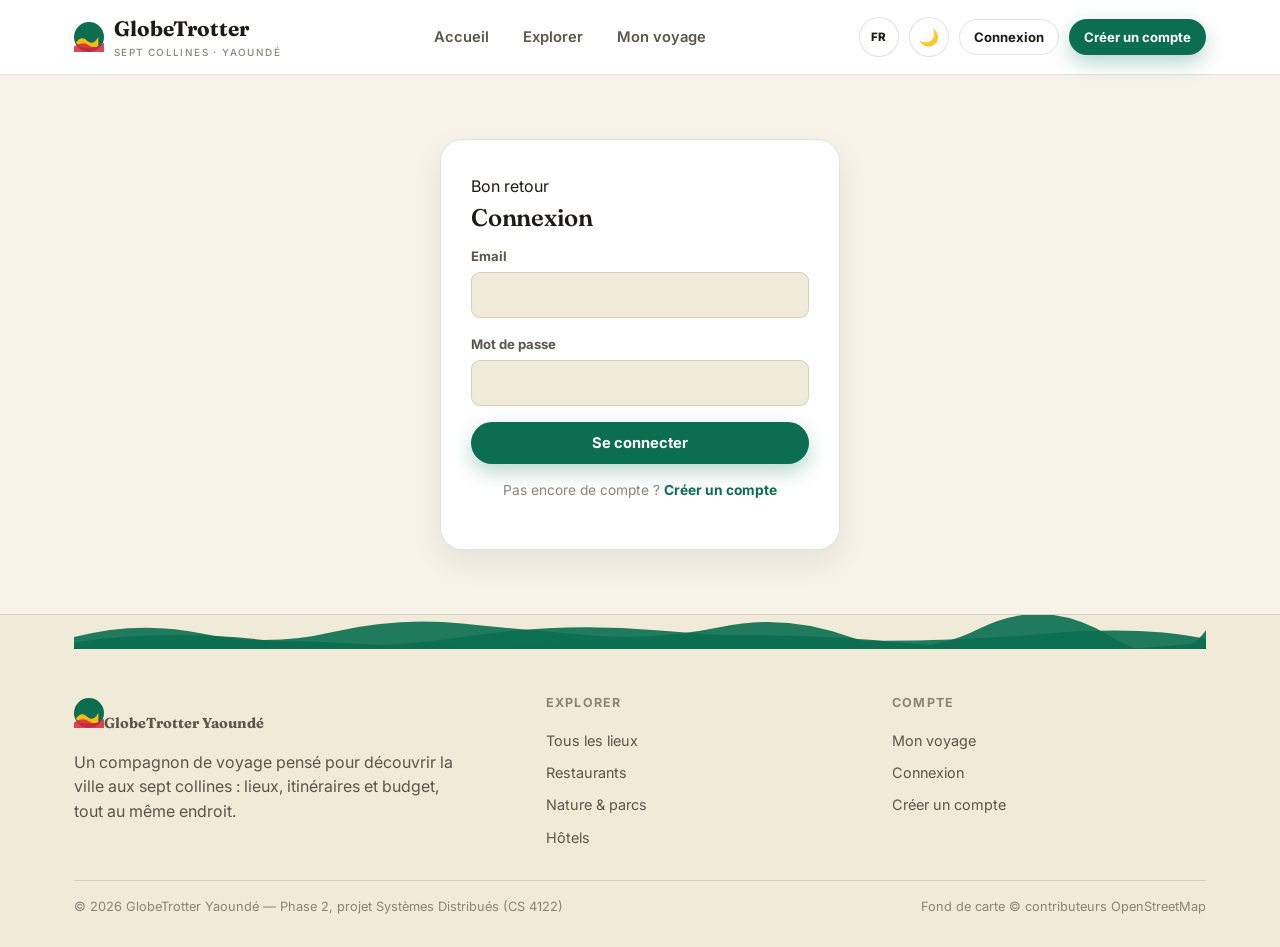
<file: frontend/login.html>
<!doctype html>
<html lang="fr">
<head>
<meta charset="utf-8">
<meta name="viewport" content="width=device-width, initial-scale=1">
<title>Connexion — GlobeTrotter Yaoundé</title>
<link rel="icon" href="data:,">
<link rel="stylesheet" href="css/style.css">
</head>
<body>
<div id="nav-root"></div>

<div class="auth-wrap">
  <div class="auth-card">
    <div class="kicker" id="lk-kicker">Bon retour</div>
    <h2 id="lk-title">Connexion</h2>
    <div id="err" class="form-error"></div>
    <form id="login-form">
      <div class="field"><label>Email</label><input type="email" id="email" required autocomplete="email"></div>
      <div class="field"><label id="lk-pw">Mot de passe</label><input type="password" id="password" required autocomplete="current-password"></div>
      <button class="btn btn-primary btn-block" type="submit" id="lk-submit">Se connecter</button>
    </form>
    <p class="form-note" id="lk-note">Pas encore de compte ? <a href="register.html" style="color:var(--green);font-weight:700;">Créer un compte</a></p>
  </div>
</div>

<div id="footer-root"></div>
<script src="js/app.js"></script>
<script>
if (Store.getLang() === "en") {
  document.getElementById("lk-kicker").textContent = "Welcome back";
  document.getElementById("lk-title").textContent = "Log in";
  document.getElementById("lk-pw").textContent = "Password";
  document.getElementById("lk-submit").textContent = "Log in";
  document.getElementById("lk-note").innerHTML = 'No account yet? <a href="register.html" style="color:var(--green);font-weight:700;">Sign up</a>';
}
document.getElementById("login-form").addEventListener("submit", async (e) => {
  e.preventDefault();
  const errEl = document.getElementById("err");
  errEl.style.display = "none";
  try {
    const { token, user } = await api("/api/login", {
      method: "POST",
      body: JSON.stringify({ email: document.getElementById("email").value, password: document.getElementById("password").value }),
    });
    Store.setToken(token);
    Store.setUser(user);
    toast((Store.getLang() === "en" ? "Welcome, " : "Bienvenue, ") + user.name.split(" ")[0] + " !");
    setTimeout(() => (location.href = "index.html"), 400);
  } catch (err) {
    errEl.textContent = err.message;
    errEl.style.display = "block";
  }
});
</script>
</body>
</html>
</file>
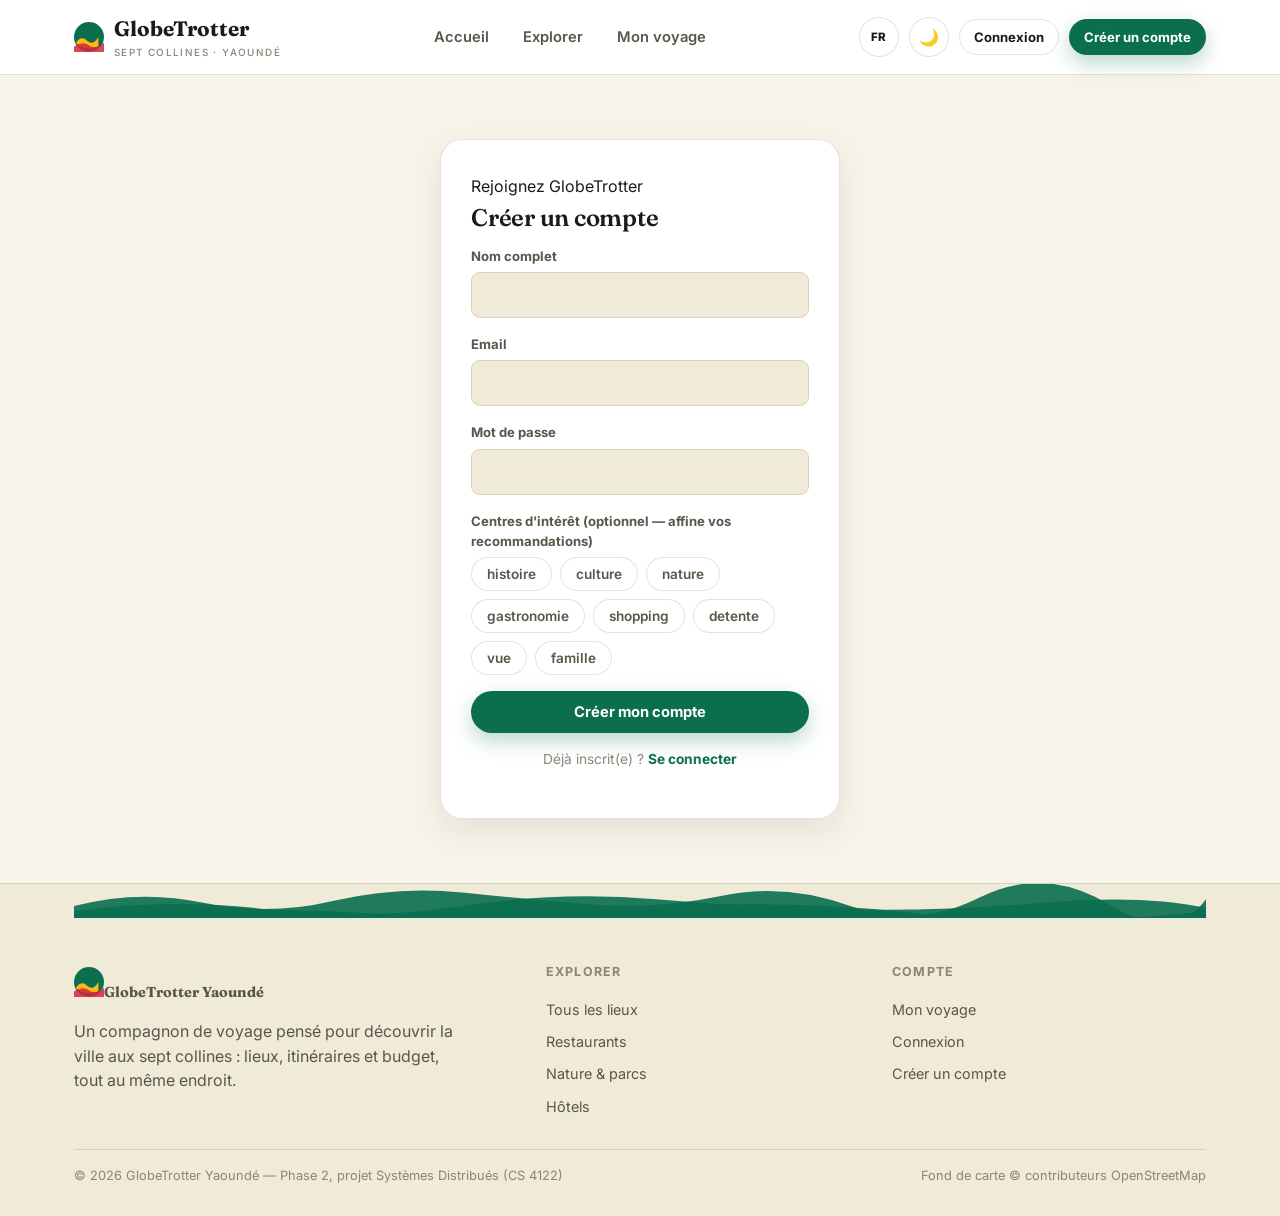
<file: frontend/register.html>
<!doctype html>
<html lang="fr">
<head>
<meta charset="utf-8">
<meta name="viewport" content="width=device-width, initial-scale=1">
<title>Créer un compte — GlobeTrotter Yaoundé</title>
<link rel="icon" href="data:,">
<link rel="stylesheet" href="css/style.css">
</head>
<body>
<div id="nav-root"></div>

<div class="auth-wrap">
  <div class="auth-card">
    <div class="kicker" id="rg-kicker">Rejoignez GlobeTrotter</div>
    <h2 id="rg-title">Créer un compte</h2>
    <div id="err" class="form-error"></div>
    <form id="register-form">
      <div class="field"><label id="rg-name">Nom complet</label><input type="text" id="name" required autocomplete="name"></div>
      <div class="field"><label>Email</label><input type="email" id="email" required autocomplete="email"></div>
      <div class="field"><label id="rg-pw">Mot de passe</label><input type="password" id="password" required minlength="6" autocomplete="new-password"></div>
      <div class="field">
        <label id="rg-prefs">Centres d'intérêt (optionnel — affine vos recommandations)</label>
        <div id="pref-chips" class="chip-row"></div>
      </div>
      <button class="btn btn-primary btn-block" type="submit" id="rg-submit">Créer mon compte</button>
    </form>
    <p class="form-note" id="rg-note">Déjà inscrit(e) ? <a href="login.html" style="color:var(--green);font-weight:700;">Se connecter</a></p>
  </div>
</div>

<div id="footer-root"></div>
<script src="js/app.js"></script>
<script>
const lang = Store.getLang();
if (lang === "en") {
  document.getElementById("rg-kicker").textContent = "Join GlobeTrotter";
  document.getElementById("rg-title").textContent = "Create an account";
  document.getElementById("rg-name").textContent = "Full name";
  document.getElementById("rg-pw").textContent = "Password";
  document.getElementById("rg-prefs").textContent = "Interests (optional — refines your recommendations)";
  document.getElementById("rg-submit").textContent = "Create my account";
  document.getElementById("rg-note").innerHTML = 'Already have an account? <a href="login.html" style="color:var(--green);font-weight:700;">Log in</a>';
}

const PREF_TAGS_FR = ["histoire", "culture", "nature", "gastronomie", "shopping", "detente", "vue", "famille"];
const PREF_TAGS_EN = ["history", "culture", "nature", "food", "shopping", "relaxation", "views", "family"];
const PREF_TAGS = lang === "en" ? PREF_TAGS_EN : PREF_TAGS_FR;
document.getElementById("pref-chips").innerHTML = PREF_TAGS_FR.map((tag, i) => `<button type="button" class="chip" data-tag="${tag}">${PREF_TAGS[i]}</button>`).join("");
const selected = new Set();
document.querySelectorAll("[data-tag]").forEach((btn) => {
  btn.addEventListener("click", () => {
    btn.classList.toggle("active");
    selected.has(btn.dataset.tag) ? selected.delete(btn.dataset.tag) : selected.add(btn.dataset.tag);
  });
});

document.getElementById("register-form").addEventListener("submit", async (e) => {
  e.preventDefault();
  const errEl = document.getElementById("err");
  errEl.style.display = "none";
  try {
    const { token, user } = await api("/api/register", {
      method: "POST",
      body: JSON.stringify({
        name: document.getElementById("name").value,
        email: document.getElementById("email").value,
        password: document.getElementById("password").value,
        preferences: Array.from(selected),
      }),
    });
    Store.setToken(token);
    Store.setUser(user);
    toast((lang === "en" ? "Account created — welcome " : "Compte créé — bienvenue ") + user.name.split(" ")[0] + " !");
    setTimeout(() => (location.href = "index.html"), 400);
  } catch (err) {
    errEl.textContent = err.message;
    errEl.style.display = "block";
  }
});
</script>
</body>
</html>
</file>
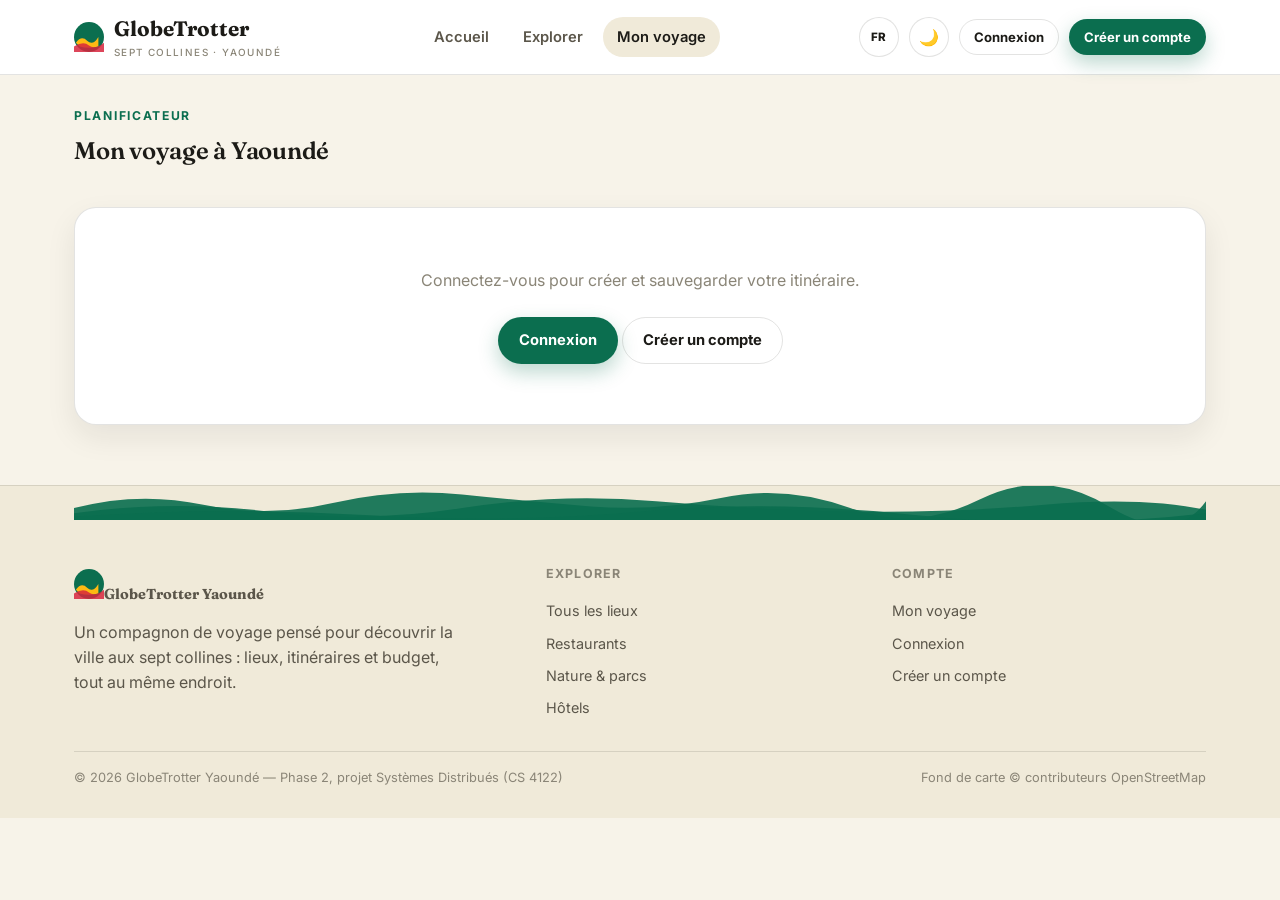
<file: frontend/trip.html>
<!doctype html>
<html lang="fr">
<head>
<meta charset="utf-8">
<meta name="viewport" content="width=device-width, initial-scale=1">
<title>Mon voyage — GlobeTrotter Yaoundé</title>
<link rel="icon" href="data:,">
<link rel="stylesheet" href="css/style.css">
</head>
<body>
<div id="nav-root"></div>

<div class="container" style="padding-top:32px;">
  <div class="section-head">
    <div>
      <div class="kicker" data-i18n="trip_kicker"></div>
      <h2 data-i18n="trip_title"></h2>
    </div>
  </div>

  <div id="gate"></div>

  <div id="planner" style="display:none;">
    <div class="detail-grid" style="grid-template-columns:1fr 1.2fr;">
      <div class="info-card">
        <h3 style="font-size:1.05rem;" data-i18n="trip_new"></h3>
        <form id="trip-form">
          <div class="field"><label data-i18n="trip_name"></label><input type="text" id="t-name" data-i18n-ph="trip_name_ph" required></div>
          <div class="field" style="display:flex;gap:10px;">
            <div style="flex:1;"><label data-i18n="trip_start"></label><input type="date" id="t-start"></div>
            <div style="flex:1;"><label data-i18n="trip_end"></label><input type="date" id="t-end"></div>
          </div>
          <div class="field">
            <label><span data-i18n="trip_places"></span> (<span id="sel-count">0</span> <span data-i18n="trip_selected"></span>)</label>
            <div id="picker" class="picker-grid"><div class="spinner"></div></div>
          </div>
          <button class="btn btn-primary btn-block" type="submit" data-i18n="trip_create"></button>
        </form>
      </div>
      <div>
        <h3 style="font-size:1.05rem;" data-i18n="trip_yours"></h3>
        <div id="trips-list"><p class="hint" style="color:var(--muted);" data-i18n="trip_none"></p></div>
      </div>
    </div>
  </div>
</div>

<div id="footer-root"></div>
<script src="js/app.js"></script>
<script>
let allPlaces = [];
let picked = new Set(JSON.parse(localStorage.getItem("gt_trip_draft") || "[]"));
const lang = Store.getLang();

function renderGate() {
  const gate = document.getElementById("gate");
  if (Store.getToken()) {
    gate.innerHTML = "";
    document.getElementById("planner").style.display = "block";
    boot();
  } else {
    gate.innerHTML = `
      <div class="empty-state" style="background:var(--surface);border:1px solid var(--border);border-radius:var(--radius-lg);box-shadow:var(--shadow);">
        ${t("gate_msg")}<br><br>
        <a href="login.html" class="btn btn-primary">${t("nav_login")}</a>
        <a href="register.html" class="btn btn-ghost">${t("nav_register")}</a>
      </div>`;
  }
}

async function boot() {
  const { places } = await api("/api/places");
  allPlaces = places;
  renderPicker();
  loadTrips();
}

function renderPicker() {
  document.getElementById("picker").innerHTML = allPlaces.map((p) => {
    const meta = categoryMeta(p.category);
    return `<div class="picker-item ${picked.has(p.id) ? "selected" : ""}" data-id="${p.id}">${meta.icon} ${p.name}</div>`;
  }).join("");
  document.querySelectorAll(".picker-item").forEach((el) => {
    el.addEventListener("click", () => {
      const id = Number(el.dataset.id);
      picked.has(id) ? picked.delete(id) : picked.add(id);
      el.classList.toggle("selected");
      document.getElementById("sel-count").textContent = picked.size;
      localStorage.setItem("gt_trip_draft", JSON.stringify(Array.from(picked)));
    });
  });
  document.getElementById("sel-count").textContent = picked.size;
}

async function loadTrips() {
  const { itineraries } = await api("/api/itineraries");
  const list = document.getElementById("trips-list");
  if (!itineraries.length) {
    list.innerHTML = `<p class="hint" style="color:var(--muted);">${t("trip_none")}</p>`;
    return;
  }
  list.innerHTML = itineraries.map(tripHtml).join("");
  itineraries.forEach((tr) => {
    document.getElementById("del-" + tr.id)?.addEventListener("click", () => deleteTrip(tr.id));
    document.getElementById("share-" + tr.id)?.addEventListener("click", () => shareTrip(tr));
  });
}

function tripHtml(tr) {
  const names = tr.place_ids.map((id) => allPlaces.find((p) => p.id === id)).filter(Boolean);
  const dates = tr.start_date && tr.end_date ? `${tr.start_date} → ${tr.end_date}` : t("trip_dates_tbd");
  return `
  <div class="trip-card">
    <div class="trip-head">
      <div><h3 style="margin:0;">${tr.name}</h3><span class="hint" style="color:var(--muted);font-size:.85rem;">${dates}</span></div>
      <span class="budget-badge">${tr.estimated_budget_fcfa.toLocaleString(lang === "en" ? "en-US" : "fr-FR")} FCFA</span>
    </div>
    <div class="trip-places">${names.map((p) => `<span class="pill">${categoryMeta(p.category).icon} ${p.name}</span>`).join("") || `<span class="hint"></span>`}</div>
    <div style="display:flex;gap:8px;margin-top:14px;">
      <button id="share-${tr.id}" class="btn btn-ghost btn-sm">${t("trip_share")}</button>
      <button id="del-${tr.id}" class="btn btn-danger btn-sm">${t("trip_delete")}</button>
    </div>
  </div>`;
}

async function deleteTrip(id) {
  await api(`/api/itineraries/${id}`, { method: "DELETE" });
  toast(lang === "en" ? "Itinerary deleted" : "Itinéraire supprimé");
  loadTrips();
}

function shareTrip(tr) {
  const url = `${location.origin}/api/share/${tr.share_code}`;
  navigator.clipboard?.writeText(url);
  toast(lang === "en" ? "Share link copied!" : "Lien de partage copié !");
}

document.getElementById("trip-form")?.addEventListener("submit", async (e) => {
  e.preventDefault();
  try {
    await api("/api/itineraries", {
      method: "POST",
      body: JSON.stringify({
        name: document.getElementById("t-name").value,
        start_date: document.getElementById("t-start").value || null,
        end_date: document.getElementById("t-end").value || null,
        place_ids: Array.from(picked),
      }),
    });
    toast(lang === "en" ? "Itinerary created!" : "Itinéraire créé !");
    document.getElementById("t-name").value = "";
    picked.clear();
    localStorage.removeItem("gt_trip_draft");
    renderPicker();
    loadTrips();
  } catch (err) { toast(err.message); }
});

renderGate();
</script>
</body>
</html>
</file>
<file: frontend/css/style.css>
/* ==========================================================================
   GlobeTrotter Yaoundé — design tokens
   Palette drawn from the Cameroon flag, tuned for a warm, editorial travel feel:
   green (hills/forest), yellow (sun/laterite gold), red (camwood/ceremony red).
   Two themes: "Sable" (day / warm sand) and "Nuit" (night / charcoal).
   ========================================================================== */

@import url('https://fonts.googleapis.com/css2?family=Fraunces:opsz,wght@9..144,400;9..144,500;9..144,600;9..144,700&family=Inter:wght@400;500;600;700&display=swap');

:root{
  --green:#0B6E4F;
  --green-deep:#084E38;
  --yellow:#FDB913;
  --red:#D7263D;

  --bg:#F7F3E9;
  --surface:#FFFFFF;
  --surface-2:#F0EAD9;
  --ink:#1C1B17;
  --ink-soft:#5B564A;
  --muted:#8A8577;
  --border:rgba(28,27,23,0.12);
  --shadow: 0 12px 30px rgba(28,27,23,0.08);

  --radius-lg: 22px;
  --radius-md: 14px;
  --radius-sm: 9px;

  --font-display: 'Fraunces', serif;
  --font-body: 'Inter', sans-serif;
}

[data-theme="nuit"]{
  --bg:#121210;
  --surface:#1B1B17;
  --surface-2:#242420;
  --ink:#F3EFE4;
  --ink-soft:#C9C3B2;
  --muted:#8C8676;
  --border:rgba(243,239,228,0.12);
  --shadow: 0 12px 32px rgba(0,0,0,0.45);
  --green:#2FAE7D;
  --yellow:#FFC93C;
  --red:#FF6270;
}

*{box-sizing:border-box;}
html{scroll-behavior:smooth;}
body{
  margin:0;
  background:var(--bg);
  color:var(--ink);
  font-family:var(--font-body);
  font-size:16px;
  line-height:1.55;
  transition:background .25s ease, color .25s ease;
}
img{max-width:100%;display:block;}
a{color:inherit;text-decoration:none;}
h1,h2,h3,h4{font-family:var(--font-display);font-weight:600;margin:0 0 .4em;letter-spacing:-0.01em;}
p{margin:0 0 1em;color:var(--ink-soft);}
button, input, select, textarea{font-family:inherit;font-size:1rem;}
:focus-visible{outline:3px solid var(--yellow); outline-offset:2px;}

.container{max-width:1180px;margin:0 auto;padding:0 24px;}

/* ---------- hill-ridge signature (city of seven hills) ---------- */
.hill-ridge{
  display:block;width:100%;height:34px;
  color:var(--green);
}
.hill-ridge path{fill:currentColor; opacity:.9;}
.hill-ridge.flip{transform:scaleY(-1);}

/* ---------- top nav ---------- */
.topnav{
  position:sticky;top:0;z-index:50;
  background:var(--surface);
  border-bottom:1px solid var(--border);
  backdrop-filter:blur(6px);
}
.topnav .container{
  display:flex;align-items:center;justify-content:space-between;
  height:74px;gap:20px;
}
.brand{display:flex;align-items:center;gap:10px;font-family:var(--font-display);font-weight:700;font-size:1.3rem;}
.brand .mark{width:30px;height:30px;flex:none;}
.brand small{display:block;font-family:var(--font-body);font-weight:500;font-size:.62rem;letter-spacing:.14em;text-transform:uppercase;color:var(--muted);}

.nav-links{display:flex;gap:6px;align-items:center;}
.nav-links a{
  padding:9px 14px;border-radius:999px;font-weight:600;font-size:.92rem;color:var(--ink-soft);
  transition:background .15s ease, color .15s ease;
}
.nav-links a:hover, .nav-links a.active{background:var(--surface-2);color:var(--ink);}

.nav-actions{display:flex;align-items:center;gap:10px;}
.icon-btn{
  width:40px;height:40px;border-radius:50%;border:1px solid var(--border);
  background:var(--surface);display:flex;align-items:center;justify-content:center;
  cursor:pointer;color:var(--ink);font-size:1rem;
}
.icon-btn:hover{background:var(--surface-2);}

.btn{
  display:inline-flex;align-items:center;justify-content:center;gap:8px;
  padding:11px 20px;border-radius:999px;font-weight:700;font-size:.92rem;
  border:1px solid transparent;cursor:pointer;transition:transform .12s ease, box-shadow .12s ease, opacity .12s ease;
}
.btn:active{transform:scale(.97);}
.btn-primary{background:var(--green);color:#fff;box-shadow:0 8px 20px rgba(11,110,79,.28);}
.btn-primary:hover{opacity:.92;}
.btn-ghost{background:transparent;border-color:var(--border);color:var(--ink);}
.btn-ghost:hover{background:var(--surface-2);}
.btn-accent{background:var(--yellow);color:#241900;}
.btn-danger{background:transparent;color:var(--red);border-color:rgba(215,38,61,.35);}
.btn-block{width:100%;}
.btn-sm{padding:7px 14px;font-size:.82rem;}

/* ---------- hero ---------- */
.hero{
  position:relative;overflow:hidden;
  padding:64px 0 0;
  background:
    radial-gradient(1100px 420px at 82% -10%, rgba(253,185,19,.18), transparent 60%),
    radial-gradient(900px 500px at -10% 10%, rgba(11,110,79,.16), transparent 55%);
}
.hero .container{display:grid;grid-template-columns:1.05fr .95fr;gap:48px;align-items:center;}
.eyebrow{
  display:inline-flex;align-items:center;gap:8px;
  font-weight:700;font-size:.76rem;letter-spacing:.14em;text-transform:uppercase;
  color:var(--green);background:rgba(11,110,79,.1);padding:7px 14px;border-radius:999px;margin-bottom:18px;
}
[data-theme="nuit"] .eyebrow{background:rgba(47,174,125,.16);}
.hero h1{font-size:clamp(2.3rem,4.2vw,3.4rem);line-height:1.06;max-width:14ch;}
.hero h1 em{font-style:normal;color:var(--green);}
.hero .lede{font-size:1.08rem;max-width:46ch;}
.hero-cta{display:flex;gap:12px;margin-top:8px;flex-wrap:wrap;}
.hero-stats{display:flex;gap:28px;margin-top:34px;padding-top:22px;border-top:1px solid var(--border);}
.hero-stats div b{display:block;font-family:var(--font-display);font-size:1.6rem;}
.hero-stats div span{font-size:.78rem;color:var(--muted);}

.hero-visual{position:relative;border-radius:var(--radius-lg);overflow:hidden;box-shadow:var(--shadow);aspect-ratio:4/5;}
.hero-visual img{width:100%;height:100%;object-fit:cover;}
.hero-visual .tag{
  position:absolute;left:16px;bottom:16px;background:var(--surface);
  padding:10px 14px;border-radius:var(--radius-sm);box-shadow:var(--shadow);
  font-weight:700;font-size:.85rem;display:flex;align-items:center;gap:8px;
}
.hero-visual .tag .dot{width:8px;height:8px;border-radius:50%;background:var(--green);}

/* ---------- sections ---------- */
.section{padding:64px 0;}
.section-head{display:flex;align-items:flex-end;justify-content:space-between;gap:20px;margin-bottom:28px;flex-wrap:wrap;}
.section-head .kicker{font-size:.76rem;letter-spacing:.14em;text-transform:uppercase;color:var(--green);font-weight:700;}
.section-head h2{margin-top:6px;}

/* ---------- category chips ---------- */
.chip-row{display:flex;flex-wrap:wrap;gap:8px;}
.chip{
  border:1px solid var(--border);background:var(--surface);color:var(--ink-soft);
  padding:8px 15px;border-radius:999px;font-weight:600;font-size:.85rem;cursor:pointer;
}
.chip.active{background:var(--ink);color:var(--bg);border-color:var(--ink);}
[data-theme="nuit"] .chip.active{background:var(--green);color:#0d130f;border-color:var(--green);}

/* ---------- place cards ---------- */
.grid{display:grid;grid-template-columns:repeat(auto-fill,minmax(268px,1fr));gap:22px;}
.card{
  background:var(--surface);border:1px solid var(--border);border-radius:var(--radius-lg);
  overflow:hidden;box-shadow:var(--shadow);display:flex;flex-direction:column;
  transition:transform .18s ease;
}
.card:hover{transform:translateY(-4px);}
.card .thumb{position:relative;aspect-ratio:4/3;overflow:hidden;background:var(--surface-2);}
.card .thumb img{width:100%;height:100%;object-fit:cover;}
.card .thumb .cat{
  position:absolute;top:10px;left:10px;background:rgba(28,27,23,.72);color:#fff;
  font-size:.7rem;font-weight:700;letter-spacing:.05em;text-transform:uppercase;
  padding:5px 10px;border-radius:999px;
}
.card .fav{
  position:absolute;top:10px;right:10px;width:34px;height:34px;border-radius:50%;
  background:rgba(255,255,255,.92);border:none;display:flex;align-items:center;justify-content:center;cursor:pointer;
}
.card .body{padding:16px 18px 18px;display:flex;flex-direction:column;gap:8px;flex:1;}
.card h3{font-size:1.08rem;margin:0;}
.card .meta{display:flex;align-items:center;gap:10px;font-size:.82rem;color:var(--muted);}
.card .rating{color:var(--yellow);font-weight:700;}
.card p.desc{font-size:.88rem;margin:0;flex:1;}
.card .foot{display:flex;justify-content:space-between;align-items:center;margin-top:4px;}
.price-dots span{opacity:.25;}
.price-dots span.on{opacity:1;color:var(--green);}

/* ---------- explore layout ---------- */
.explore-layout{display:grid;grid-template-columns:300px 1fr;gap:28px;align-items:flex-start;}
.filters{
  position:sticky;top:96px;background:var(--surface);border:1px solid var(--border);
  border-radius:var(--radius-lg);padding:22px;box-shadow:var(--shadow);
}
.filters h4{font-size:.8rem;text-transform:uppercase;letter-spacing:.1em;color:var(--muted);margin:18px 0 10px;}
.filters h4:first-child{margin-top:0;}
.search-box{position:relative;}
.search-box input{
  width:100%;padding:11px 14px 11px 38px;border-radius:999px;border:1px solid var(--border);
  background:var(--surface-2);color:var(--ink);
}
.search-box svg{position:absolute;left:12px;top:50%;transform:translateY(-50%);opacity:.5;}
.map-mini{border-radius:var(--radius-md);overflow:hidden;height:220px;margin-top:16px;border:1px solid var(--border);}
.range-row{display:flex;justify-content:space-between;font-size:.8rem;color:var(--muted);margin-top:6px;}

.explore-map{
  height:420px;border-radius:var(--radius-lg);overflow:hidden;border:1px solid var(--border);
  box-shadow:var(--shadow);margin-bottom:24px;
}
.map-toolbar{display:flex;justify-content:space-between;align-items:center;margin-bottom:10px;}
.map-toolbar .hint{font-size:.8rem;color:var(--muted);}

/* ---------- place detail ---------- */
.detail-hero{position:relative;border-radius:var(--radius-lg);overflow:hidden;box-shadow:var(--shadow);}
.detail-hero img{width:100%;height:340px;object-fit:cover;}
.detail-grid{display:grid;grid-template-columns:1.4fr 1fr;gap:32px;margin-top:32px;align-items:start;}
.info-card{background:var(--surface);border:1px solid var(--border);border-radius:var(--radius-lg);padding:22px;box-shadow:var(--shadow);}
.route-map{height:340px;border-radius:var(--radius-md);overflow:hidden;border:1px solid var(--border);margin-top:14px;}
.pill-row{display:flex;gap:8px;flex-wrap:wrap;margin:10px 0;}
.pill{background:var(--surface-2);border-radius:999px;padding:5px 12px;font-size:.78rem;font-weight:600;color:var(--ink-soft);}
.review{border-top:1px solid var(--border);padding:14px 0;}
.review .who{font-weight:700;font-size:.9rem;}
.review .stars{color:var(--yellow);font-size:.85rem;}

/* ---------- forms ---------- */
.auth-wrap{max-width:440px;margin:64px auto;padding:0 20px;}
.auth-card{background:var(--surface);border:1px solid var(--border);border-radius:var(--radius-lg);padding:34px 30px;box-shadow:var(--shadow);}
.field{margin-bottom:16px;}
.field label{display:block;font-size:.82rem;font-weight:700;margin-bottom:6px;color:var(--ink-soft);}
.field input, .field select, .field textarea{
  width:100%;padding:12px 14px;border-radius:var(--radius-sm);border:1px solid var(--border);
  background:var(--surface-2);color:var(--ink);
}
.field textarea{resize:vertical;min-height:80px;}
.form-error{background:rgba(215,38,61,.1);color:var(--red);padding:10px 14px;border-radius:var(--radius-sm);font-size:.86rem;margin-bottom:14px;display:none;}
.form-note{text-align:center;font-size:.86rem;margin-top:16px;color:var(--muted);}

/* ---------- trip / itinerary ---------- */
.trip-card{background:var(--surface);border:1px solid var(--border);border-radius:var(--radius-lg);padding:20px 22px;box-shadow:var(--shadow);margin-bottom:16px;}
.trip-head{display:flex;justify-content:space-between;align-items:center;gap:10px;flex-wrap:wrap;}
.trip-places{display:flex;flex-wrap:wrap;gap:8px;margin-top:12px;}
.trip-places .pill{display:flex;align-items:center;gap:6px;}
.trip-places .pill button{border:none;background:none;color:var(--red);cursor:pointer;font-weight:700;}
.budget-badge{font-family:var(--font-display);font-weight:700;font-size:1.1rem;color:var(--green);}
.picker-grid{display:grid;grid-template-columns:repeat(auto-fill,minmax(150px,1fr));gap:10px;max-height:260px;overflow:auto;padding:4px;}
.picker-item{
  border:1px solid var(--border);border-radius:var(--radius-sm);padding:10px;cursor:pointer;font-size:.82rem;font-weight:600;
  display:flex;align-items:center;justify-content:space-between;gap:6px;background:var(--surface-2);
}
.picker-item.selected{background:var(--green);color:#fff;border-color:var(--green);}

/* ---------- footer ---------- */
footer{background:var(--surface-2);border-top:1px solid var(--border);margin-top:60px;}
.foot-grid{display:grid;grid-template-columns:1.4fr 1fr 1fr;gap:32px;padding:44px 0 26px;}
.foot-grid h5{font-size:.78rem;text-transform:uppercase;letter-spacing:.1em;color:var(--muted);margin:0 0 12px;}
.foot-grid a{display:block;padding:5px 0;color:var(--ink-soft);font-size:.9rem;}
.foot-bottom{border-top:1px solid var(--border);padding:16px 0 30px;font-size:.8rem;color:var(--muted);display:flex;justify-content:space-between;flex-wrap:wrap;gap:8px;}

/* ---------- toast ---------- */
#toast{
  position:fixed;bottom:24px;left:50%;transform:translateX(-50%) translateY(20px);
  background:var(--ink);color:var(--bg);padding:12px 20px;border-radius:999px;font-weight:600;font-size:.88rem;
  box-shadow:var(--shadow);opacity:0;pointer-events:none;transition:all .25s ease;z-index:100;
}
#toast.show{opacity:1;transform:translateX(-50%) translateY(0);}

/* ---------- misc ---------- */
.empty-state{text-align:center;padding:60px 20px;color:var(--muted);}
.spinner{width:22px;height:22px;border-radius:50%;border:3px solid var(--border);border-top-color:var(--green);animation:spin .7s linear infinite;margin:0 auto;}
@keyframes spin{to{transform:rotate(360deg);}}
.maplibregl-popup-content{
  font-family:var(--font-body);border-radius:var(--radius-sm);padding:12px 14px !important;
  background:var(--surface) !important;color:var(--ink) !important;
}
.maplibregl-popup-content h4{margin:0 0 4px;font-size:.95rem;}

@media (max-width:920px){
  .hero .container{grid-template-columns:1fr;}
  .hero-visual{aspect-ratio:16/9;}
  .explore-layout{grid-template-columns:1fr;}
  .filters{position:static;}
  .detail-grid{grid-template-columns:1fr;}
  .foot-grid{grid-template-columns:1fr;}
  .nav-links{display:none;}
}
</file>
